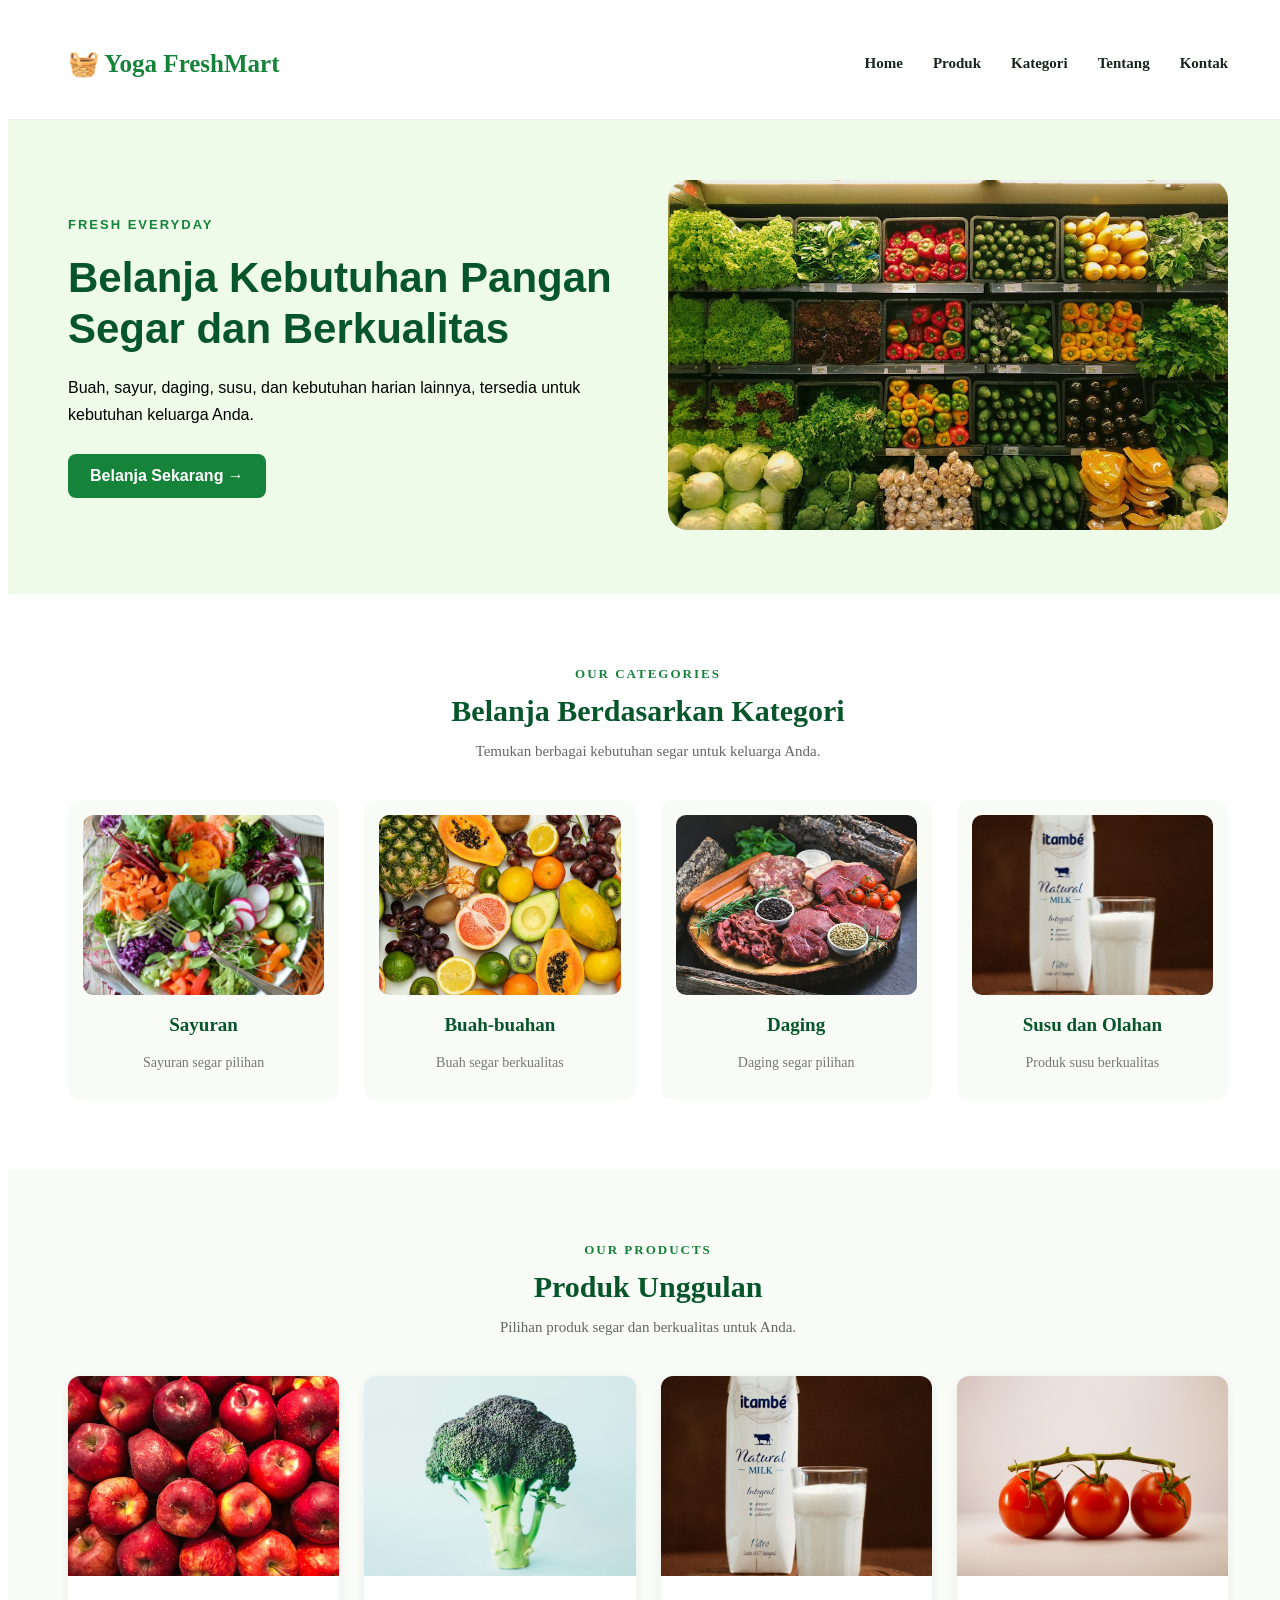
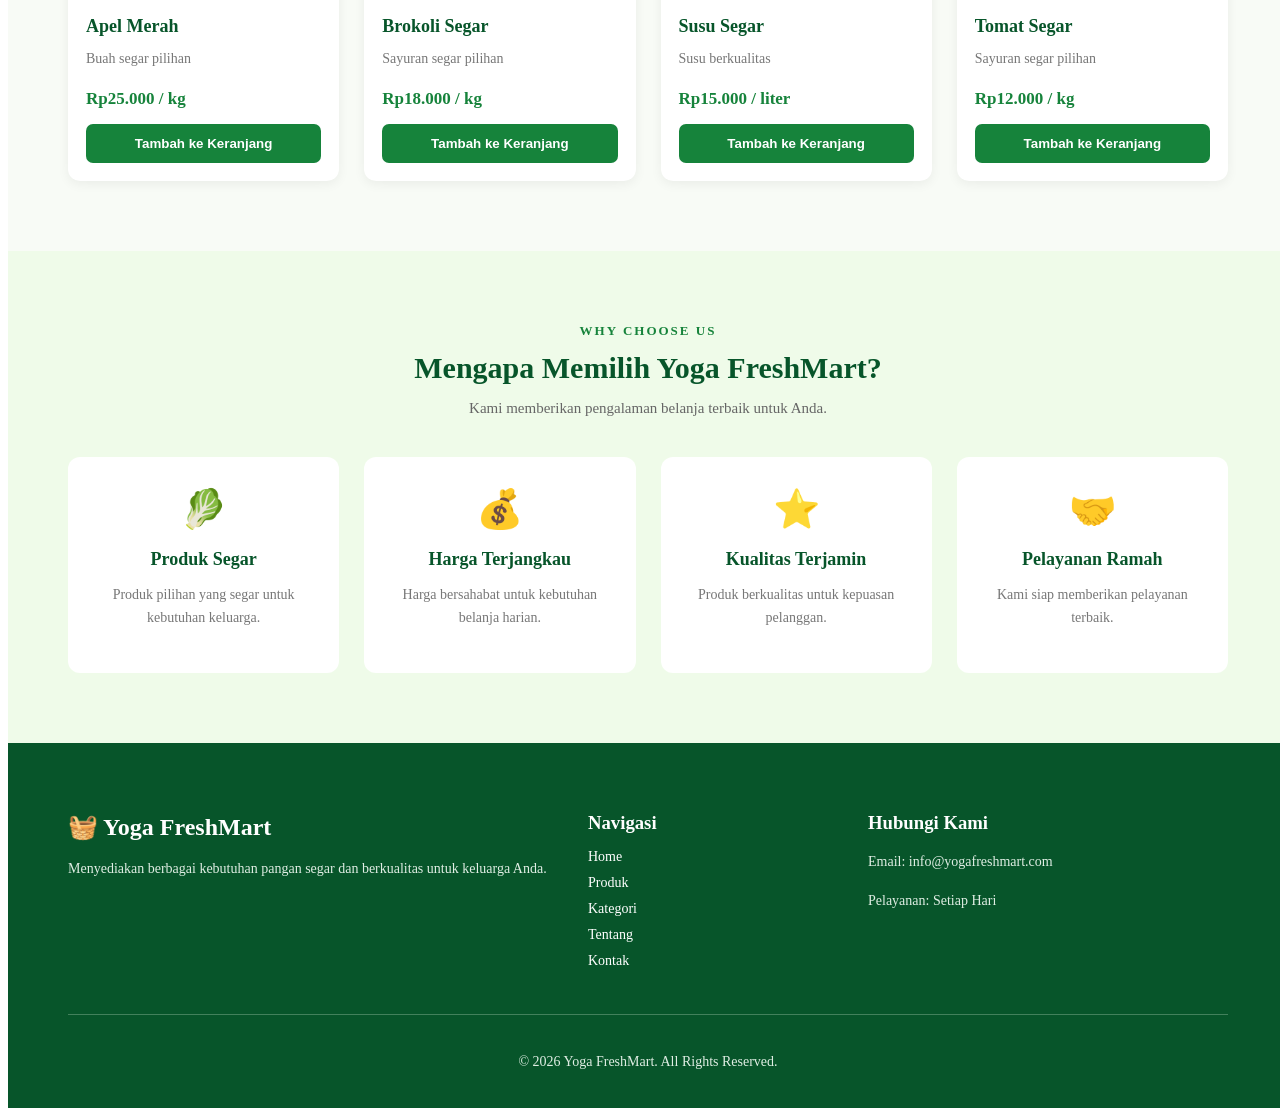
<file: index.html>
<!doctype html>
<html lang="id">
  <head>
    <meta charset="UTF-8" />
    <meta
      name="viewport"
      content="width=device-width, initial-scale=1.0"
    />
    <title>FreshMart - Fresh Everyday</title>

    <link
      rel="stylesheet"
      href="css/style.css"
    />
  </head>

  <body>
    <body>

      <!-- HEADER WEBSITE -->
      <header>
        <!-- LOGO WEBSITE -->
        <div class="logo">
          <h2>🧺 Yoga FreshMart</h2>
        </div>

        <!-- MENU NAVIGASI -->
        <nav>
          <a href="index.html">Home</a>
          <a href="produk.html">Produk</a>
          <a href="kategori.html">Kategori</a>
          <a href="tentang.html">Tentang</a>
          <a href="kontak.html">Kontak</a>
        </nav>
      </header>

      <main>

        <section class="hero">
          <div class="hero-content">
            <span>FRESH EVERYDAY</span>

            <h1>Belanja Kebutuhan Pangan Segar dan Berkualitas</h1>

            <p>Buah, sayur, daging, susu, dan kebutuhan harian lainnya, tersedia untuk kebutuhan keluarga Anda.</p>

            <a
              href="produk.html"
              class="btn"
            >
              Belanja Sekarang →
            </a>
          </div>

          <div class="hero-image">
            <img
              src="images/toko.jpg"
              alt="Sayuran segar FreshMart"
            />
          </div>
        </section>

        <!-- KATEGORI POPULER -->
        <section class="categories">
          <div class="section-title">
            <span>OUR CATEGORIES</span>
            <h2>Belanja Berdasarkan Kategori</h2>
            <p>Temukan berbagai kebutuhan segar untuk keluarga Anda.</p>
          </div>

          <div class="category-container">
            <!-- KATEGORI SAYURAN -->
            <div class="category-card">
              <img
                src="images/sayuran.jpg"
                alt="Sayuran Segar"
              />
              <h3>Sayuran</h3>
              <p>Sayuran segar pilihan</p>
            </div>

            <!-- KATEGORI BUAH -->
            <div class="category-card">
              <img
                src="images/buah.jpg"
                alt="Buah Segar"
              />
              <h3>Buah-buahan</h3>
              <p>Buah segar berkualitas</p>
            </div>

            <!-- KATEGORI DAGING -->
            <div class="category-card">
              <img
                src="images/daging.jpg"
                alt="Daging Segar"
              />
              <h3>Daging</h3>
              <p>Daging segar pilihan</p>
            </div>

            <!-- KATEGORI SUSU -->
            <div class="category-card">
              <img
                src="images/susu.jpg"
                alt="Produk Susu"
              />
              <h3>Susu dan Olahan</h3>
              <p>Produk susu berkualitas</p>
            </div>
          </div>
        </section>

        </section>

    <!-- PRODUK UNGGULAN -->
    <section class="featured-products">

        <div class="section-title">
            <span>OUR PRODUCTS</span>
            <h2>Produk Unggulan</h2>
            <p>Pilihan produk segar dan berkualitas untuk Anda.</p>
        </div>

        <div class="product-container">

            <!-- PRODUK 1 -->
            <div class="product-card">
                <img src="images/apel-merah.jpg"
                     alt="Apel Merah">

                <div class="product-info">
                    <h3>Apel Merah</h3>
                    <p>Buah segar pilihan</p>
                    <h4>Rp25.000 / kg</h4>
                    <button>Tambah ke Keranjang</button>
                </div>
            </div>

            <!-- PRODUK 2 -->
            <div class="product-card">
                <img src="images/brokoli.jpg"
                     alt="Brokoli Segar">

                <div class="product-info">
                    <h3>Brokoli Segar</h3>
                    <p>Sayuran segar pilihan</p>
                    <h4>Rp18.000 / kg</h4>
                    <button>Tambah ke Keranjang</button>
                </div>
            </div>

            <!-- PRODUK 3 -->
            <div class="product-card">
                <img src="images/susu.jpg"
                     alt="Susu Segar">

                <div class="product-info">
                    <h3>Susu Segar</h3>
                    <p>Susu berkualitas</p>
                    <h4>Rp15.000 / liter</h4>
                    <button>Tambah ke Keranjang</button>
                </div>
            </div>

            <!-- PRODUK 4 -->
            <div class="product-card">
                <img src="images/tomat.jpg"
                     alt="Tomat Segar">

                <div class="product-info">
                    <h3>Tomat Segar</h3>
                    <p>Sayuran segar pilihan</p>
                    <h4>Rp12.000 / kg</h4>
                    <button>Tambah ke Keranjang</button>
                </div>
            </div>

        </div>

    </section>

    <!-- KEUNGGULAN TOKO -->
    <section class="advantages">

        <div class="section-title">
            <span>WHY CHOOSE US</span>
            <h2>Mengapa Memilih Yoga FreshMart?</h2>
            <p>Kami memberikan pengalaman belanja terbaik untuk Anda.</p>
        </div>

        <div class="advantage-container">

            <div class="advantage-card">
                <div class="advantage-icon">🥬</div>
                <h3>Produk Segar</h3>
                <p>Produk pilihan yang segar untuk kebutuhan keluarga.</p>
            </div>

            <div class="advantage-card">
                <div class="advantage-icon">💰</div>
                <h3>Harga Terjangkau</h3>
                <p>Harga bersahabat untuk kebutuhan belanja harian.</p>
            </div>

            <div class="advantage-card">
                <div class="advantage-icon">⭐</div>
                <h3>Kualitas Terjamin</h3>
                <p>Produk berkualitas untuk kepuasan pelanggan.</p>
            </div>

            <div class="advantage-card">
                <div class="advantage-icon">🤝</div>
                <h3>Pelayanan Ramah</h3>
                <p>Kami siap memberikan pelayanan terbaik.</p>
            </div>

        </div>

    </section>

<!-- FOOTER WEBSITE -->
<footer class="footer">

    <div class="footer-container">

        <div class="footer-about">
            <h2>🧺 Yoga FreshMart</h2>
            <p>
                Menyediakan berbagai kebutuhan pangan
                segar dan berkualitas untuk keluarga Anda.
            </p>
        </div>

        <div class="footer-links">
            <h3>Navigasi</h3>
            <a href="index.html">Home</a>
            <a href="produk.html">Produk</a>
            <a href="kategori.html">Kategori</a>
            <a href="tentang.html">Tentang</a>
            <a href="kontak.html">Kontak</a>
        </div>

        <div class="footer-contact">
            <h3>Hubungi Kami</h3>
            <p>Email: info@yogafreshmart.com</p>
            <p>Pelayanan: Setiap Hari</p>
        </div>

    </div>

    <div class="footer-bottom">
        <p>&copy; 2026 Yoga FreshMart. All Rights Reserved.</p>
    </div>

</footer>

      </main>
    </body>
  </body>
</html>
</file>
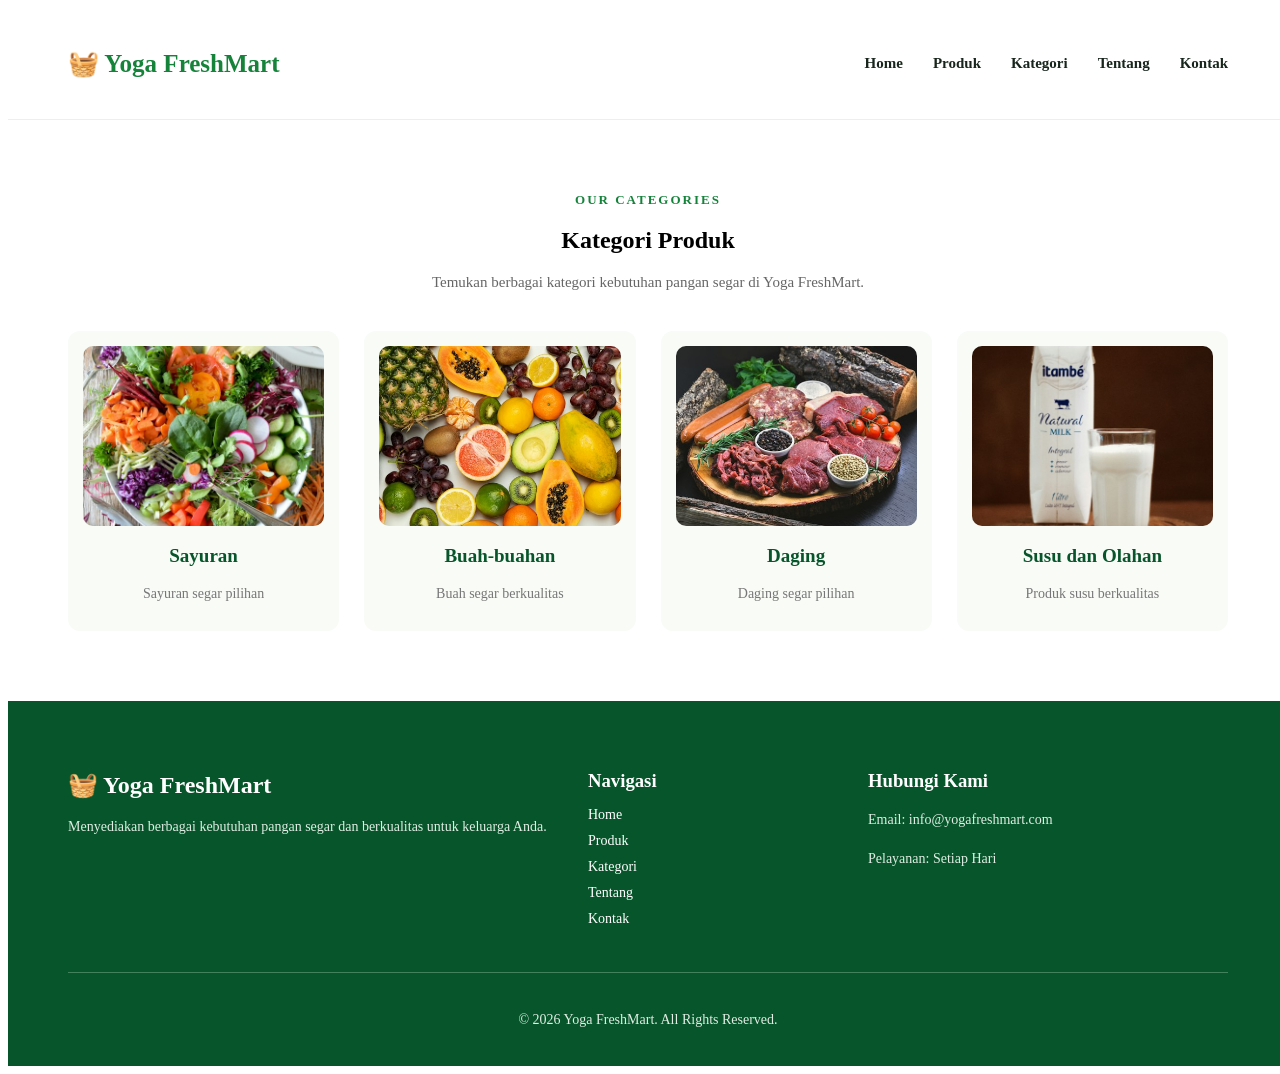
<file: kategori.html>
<!doctype html>
<html lang="id">
  <head>
    <meta charset="UTF-8" />

    <meta
      name="viewport"
      content="width=device-width, initial-scale=1.0"
    />

    <title>Kategori | Yoga FreshMart</title>

    <link
      rel="stylesheet"
      href="css/style.css"
    />
  </head>

  <body>
    <!-- HEADER WEBSITE -->
    <header>
      <div class="logo">
        <h2>🧺 Yoga FreshMart</h2>
      </div>

      <!-- MENU NAVIGASI -->
      <nav>
        <a href="index.html">Home</a>
        <a href="produk.html">Produk</a>
        <a href="kategori.html">Kategori</a>
        <a href="tentang.html">Tentang</a>
        <a href="kontak.html">Kontak</a>
      </nav>
    </header>

    <!-- KONTEN UTAMA -->
    <main>
      <section class="categories">
        <div class="section-title">
          <span>OUR CATEGORIES</span>

          <h1>Kategori Produk</h1>

          <p>Temukan berbagai kategori kebutuhan pangan segar di Yoga FreshMart.</p>
        </div>

        <!-- DAFTAR KATEGORI -->
        <div class="category-container">
          <!-- SAYURAN -->
          <div class="category-card">
            <img
              src="images/sayuran.jpg"
              alt="Sayuran Segar"
            />

            <h3>Sayuran</h3>

            <p>Sayuran segar pilihan</p>
          </div>

          <!-- BUAH -->
          <div class="category-card">
            <img
              src="images/buah.jpg"
              alt="Buah Segar"
            />

            <h3>Buah-buahan</h3>

            <p>Buah segar berkualitas</p>
          </div>

          <!-- DAGING -->
          <div class="category-card">
            <img
              src="images/daging.jpg"
              alt="Daging Segar"
            />

            <h3>Daging</h3>

            <p>Daging segar pilihan</p>
          </div>

          <!-- SUSU -->
          <div class="category-card">
            <img
              src="images/susu.jpg"
              alt="Produk Susu"
            />

            <h3>Susu dan Olahan</h3>

            <p>Produk susu berkualitas</p>
          </div>
        </div>
      </section>
    </main>

    <!-- FOOTER WEBSITE -->
    <footer class="footer">
      <div class="footer-container">
        <div class="footer-about">
          <h2>🧺 Yoga FreshMart</h2>

          <p>Menyediakan berbagai kebutuhan pangan segar dan berkualitas untuk keluarga Anda.</p>
        </div>

        <div class="footer-links">
          <h3>Navigasi</h3>

          <a href="index.html">Home</a>
          <a href="produk.html">Produk</a>
          <a href="kategori.html">Kategori</a>
          <a href="tentang.html">Tentang</a>
          <a href="kontak.html">Kontak</a>
        </div>

        <div class="footer-contact">
          <h3>Hubungi Kami</h3>

          <p>Email: info@yogafreshmart.com</p>
          <p>Pelayanan: Setiap Hari</p>
        </div>
      </div>

      <div class="footer-bottom">
        <p>&copy; 2026 Yoga FreshMart. All Rights Reserved.</p>
      </div>
    </footer>
  </body>
</html>
</file>
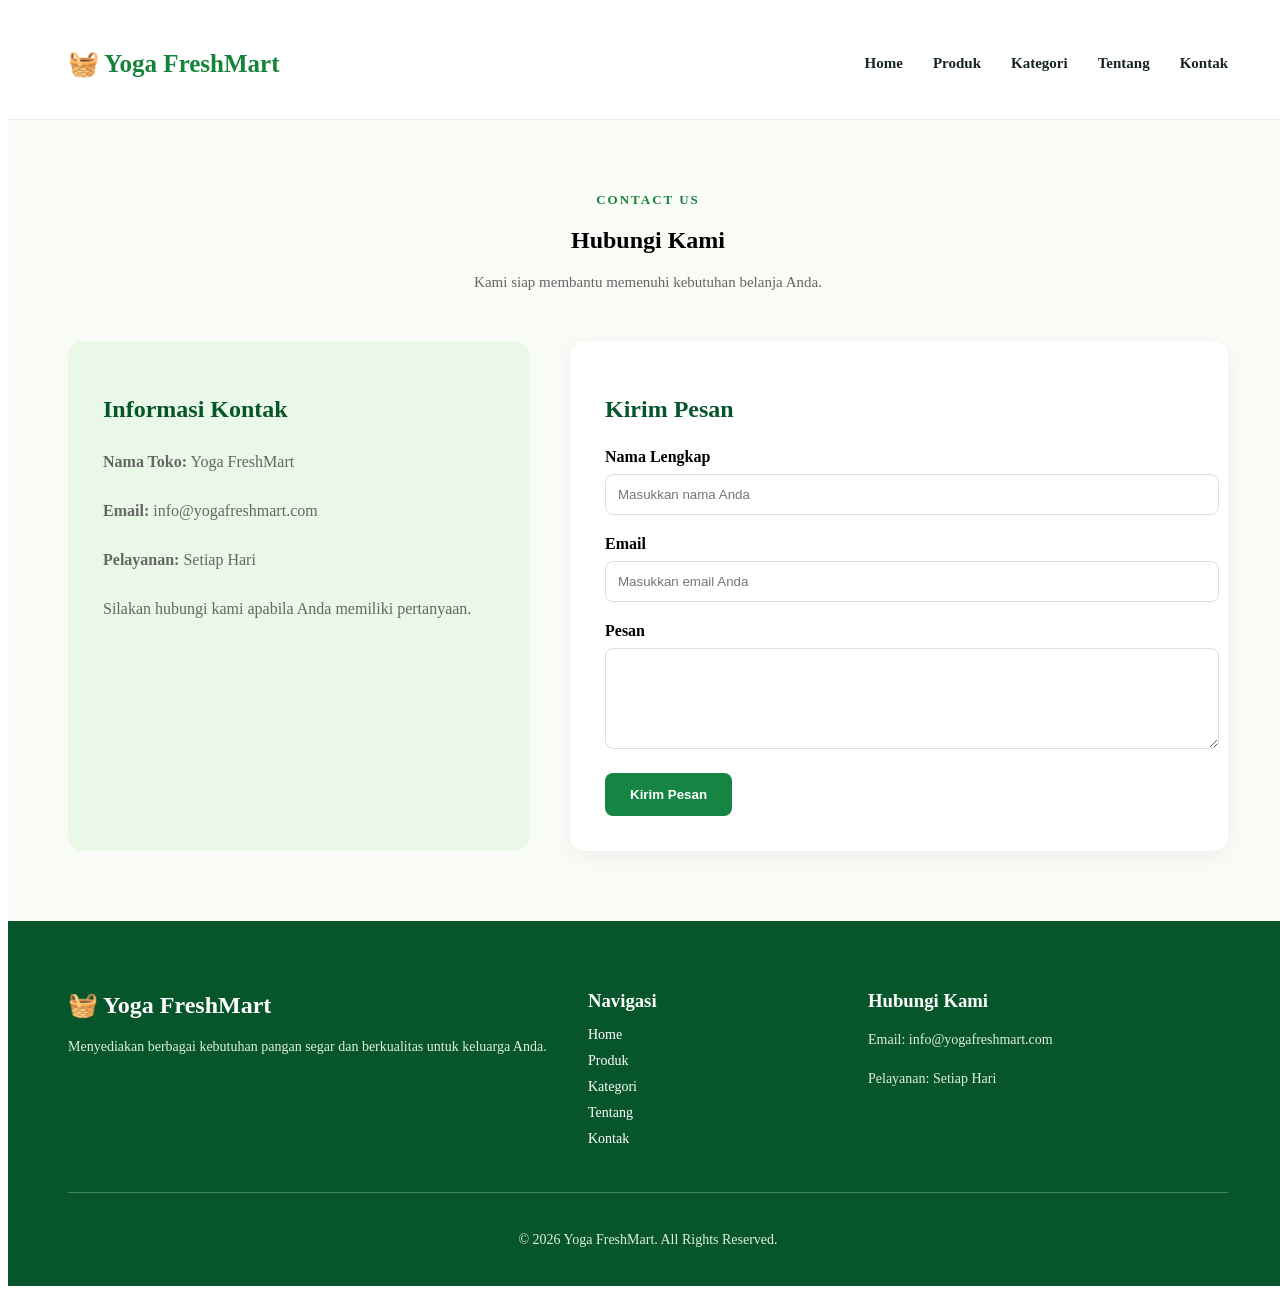
<file: kontak.html>
<!doctype html>
<html lang="id">
  <head>
    <meta charset="UTF-8" />

    <meta
      name="viewport"
      content="width=device-width, initial-scale=1.0"
    />

    <title>Kontak | Yoga FreshMart</title>

    <link
      rel="stylesheet"
      href="css/style.css"
    />
  </head>

  <body>
    <!-- HEADER WEBSITE -->
    <header>
      <div class="logo">
        <h2>🧺 Yoga FreshMart</h2>
      </div>

      <nav>
        <a href="index.html">Home</a>
        <a href="produk.html">Produk</a>
        <a href="kategori.html">Kategori</a>
        <a href="tentang.html">Tentang</a>
        <a href="kontak.html">Kontak</a>
      </nav>
    </header>

    <!-- KONTEN UTAMA -->
    <main>
      <section class="contact-section">
        <div class="section-title">
          <span>CONTACT US</span>

          <h1>Hubungi Kami</h1>

          <p>Kami siap membantu memenuhi kebutuhan belanja Anda.</p>
        </div>

        <div class="contact-container">
          <!-- INFORMASI KONTAK -->
          <div class="contact-info">
            <h2>Informasi Kontak</h2>

            <p>
              <strong>Nama Toko:</strong>
              Yoga FreshMart
            </p>

            <p>
              <strong>Email:</strong>
              info@yogafreshmart.com
            </p>

            <p>
              <strong>Pelayanan:</strong>
              Setiap Hari
            </p>

            <p>Silakan hubungi kami apabila Anda memiliki pertanyaan.</p>
          </div>

          <!-- FORMULIR KONTAK -->
          <div class="contact-form">
            <h2>Kirim Pesan</h2>

            <form>
              <label>Nama Lengkap</label>

              <input
                type="text"
                placeholder="Masukkan nama Anda"
              />

              <label>Email</label>

              <input
                type="email"
                placeholder="Masukkan email Anda"
              />

              <label>Pesan</label>

              <textarea
                rows="5"
                placeholder="Tuliskan pesan Anda"
              >
              </textarea>

              <button type="button">Kirim Pesan</button>
            </form>
          </div>
        </div>
      </section>
    </main>

    <!-- FOOTER -->
    <footer class="footer">
      <div class="footer-container">
        <div class="footer-about">
          <h2>🧺 Yoga FreshMart</h2>

          <p>Menyediakan berbagai kebutuhan pangan segar dan berkualitas untuk keluarga Anda.</p>
        </div>

        <div class="footer-links">
          <h3>Navigasi</h3>

          <a href="index.html">Home</a>
          <a href="produk.html">Produk</a>
          <a href="kategori.html">Kategori</a>
          <a href="tentang.html">Tentang</a>
          <a href="kontak.html">Kontak</a>
        </div>

        <div class="footer-contact">
          <h3>Hubungi Kami</h3>

          <p>Email: info@yogafreshmart.com</p>
          <p>Pelayanan: Setiap Hari</p>
        </div>
      </div>

      <div class="footer-bottom">
        <p>&copy; 2026 Yoga FreshMart. All Rights Reserved.</p>
      </div>
    </footer>
  </body>
</html>
</file>
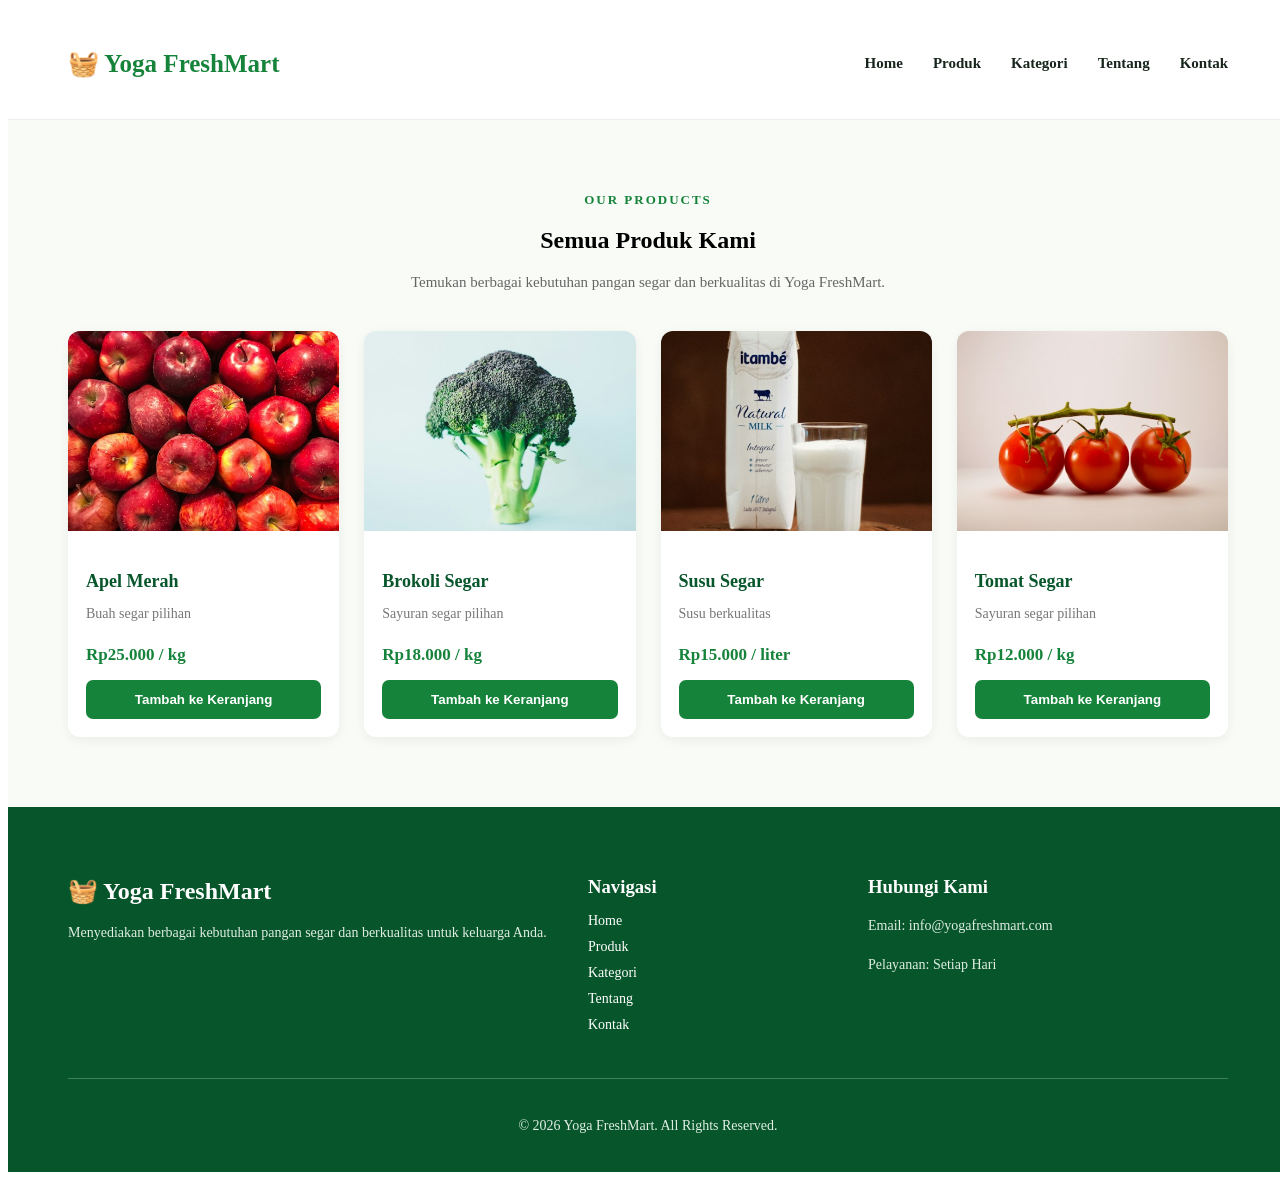
<file: produk.html>
<!doctype html>
<html lang="id">
  <head>
    <meta charset="UTF-8" />

    <meta
      name="viewport"
      content="width=device-width, initial-scale=1.0"
    />

    <title>Produk | Yoga FreshMart</title>

    <link
      rel="stylesheet"
      href="css/style.css"
    />
  </head>

  <body>
    <!-- HEADER WEBSITE -->
    <header>
      <div class="logo">
        <h2>🧺 Yoga FreshMart</h2>
      </div>

      <!-- MENU NAVIGASI -->
      <nav>
        <a href="index.html">Home</a>
        <a href="produk.html">Produk</a>
        <a href="kategori.html">Kategori</a>
        <a href="tentang.html">Tentang</a>
        <a href="kontak.html">Kontak</a>
      </nav>
    </header>

    <!-- KONTEN UTAMA -->
    <main>
      <section class="product-page">
        <div class="section-title">
          <span>OUR PRODUCTS</span>
          <h1>Semua Produk Kami</h1>
          <p>Temukan berbagai kebutuhan pangan segar dan berkualitas di Yoga FreshMart.</p>
        </div>

        <!-- DAFTAR PRODUK -->
        <div class="product-container">
          <!-- PRODUK APEL -->
          <div class="product-card">
            <img
              src="images/apel-merah.jpg"
              alt="Apel Merah"
            />

            <div class="product-info">
              <h3>Apel Merah</h3>
              <p>Buah segar pilihan</p>
              <h4>Rp25.000 / kg</h4>
              <button>Tambah ke Keranjang</button>
            </div>
          </div>

          <!-- PRODUK BROKOLI -->
          <div class="product-card">
            <img
              src="images/brokoli.jpg"
              alt="Brokoli Segar"
            />

            <div class="product-info">
              <h3>Brokoli Segar</h3>
              <p>Sayuran segar pilihan</p>
              <h4>Rp18.000 / kg</h4>
              <button>Tambah ke Keranjang</button>
            </div>
          </div>

          <!-- PRODUK SUSU -->
          <div class="product-card">
            <img
              src="images/susu.jpg"
              alt="Susu Segar"
            />

            <div class="product-info">
              <h3>Susu Segar</h3>
              <p>Susu berkualitas</p>
              <h4>Rp15.000 / liter</h4>
              <button>Tambah ke Keranjang</button>
            </div>
          </div>

          <!-- PRODUK TOMAT -->
          <div class="product-card">
            <img
              src="images/tomat.jpg"
              alt="Tomat Segar"
            />

            <div class="product-info">
              <h3>Tomat Segar</h3>
              <p>Sayuran segar pilihan</p>
              <h4>Rp12.000 / kg</h4>
              <button>Tambah ke Keranjang</button>
            </div>
          </div>
        </div>
      </section>

      <!-- FOOTER WEBSITE -->
      <footer class="footer">
        <div class="footer-container">
          <div class="footer-brand">
            <h2>🧺 Yoga FreshMart</h2>
            <p>Menyediakan berbagai kebutuhan pangan segar dan berkualitas untuk keluarga Anda.</p>
          </div>

          <div class="footer-links">
            <h3>Navigasi</h3>
            <a href="index.html">Home</a>
            <a href="produk.html">Produk</a>
            <a href="kategori.html">Kategori</a>
            <a href="tentang.html">Tentang</a>
            <a href="kontak.html">Kontak</a>
          </div>

          <div class="footer-contact">
            <h3>Hubungi Kami</h3>
            <p>Email: info@yogafreshmart.com</p>
            <p>Pelayanan: Setiap Hari</p>
          </div>
        </div>

        <div class="footer-bottom">
          <p>© 2026 Yoga FreshMart. All Rights Reserved.</p>
        </div>
      </footer>
    </main>
  </body>
</html>
</file>
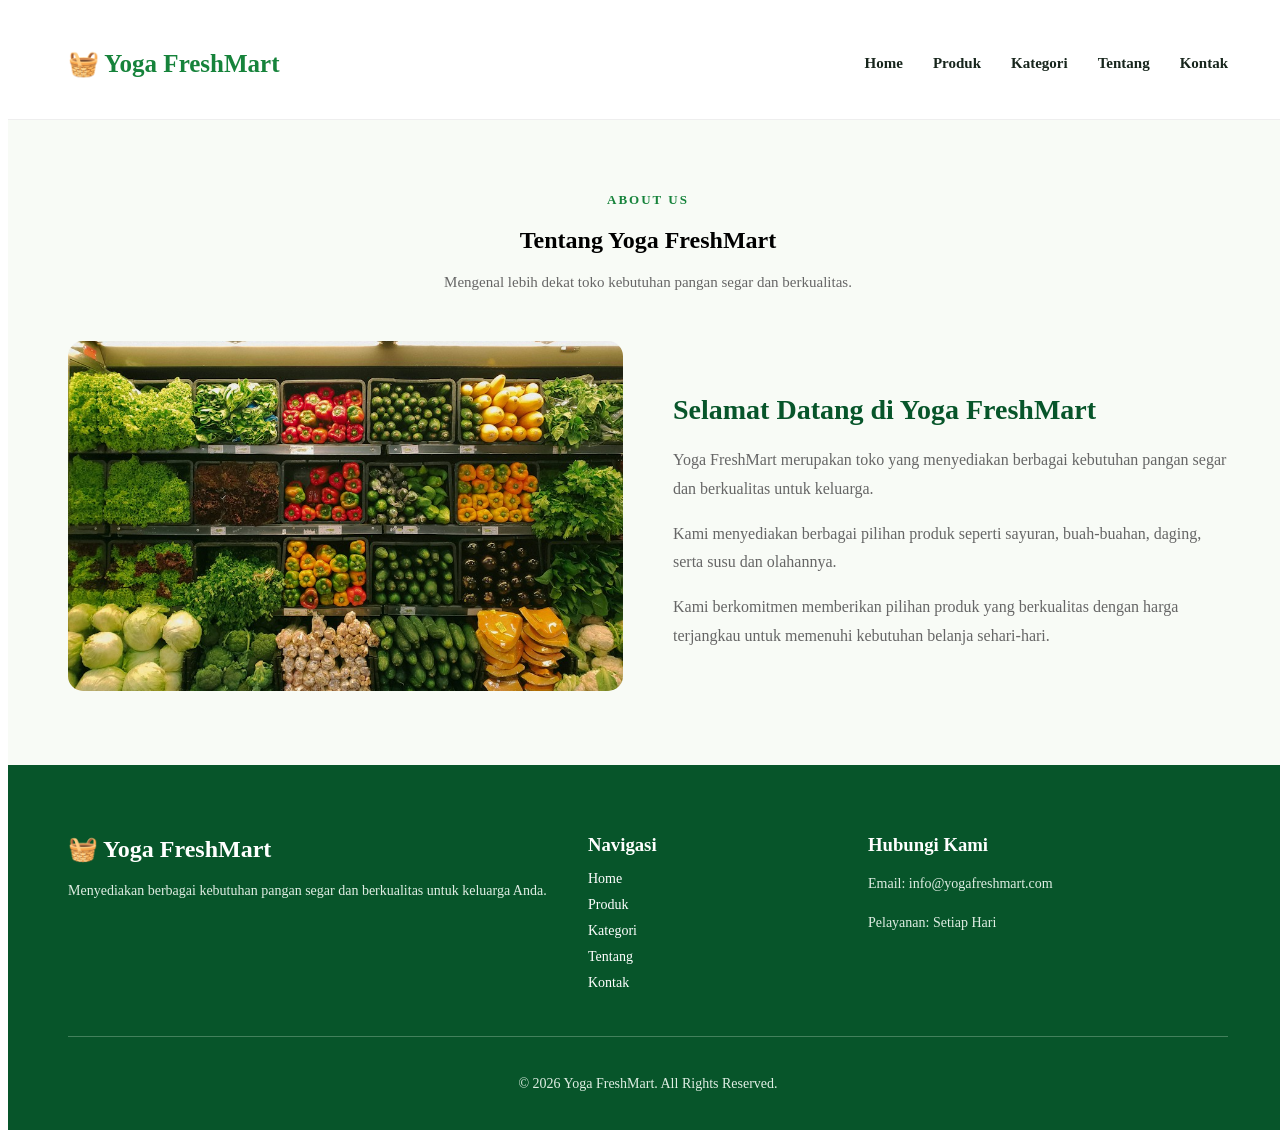
<file: tentang.html>
<!doctype html>
<html lang="id">
  <head>
    <meta charset="UTF-8" />

    <meta
      name="viewport"
      content="width=device-width, initial-scale=1.0"
    />

    <title>Tentang | Yoga FreshMart</title>

    <link
      rel="stylesheet"
      href="css/style.css"
    />
  </head>

  <body>
    <!-- HEADER WEBSITE -->
    <header>
      <div class="logo">
        <h2>🧺 Yoga FreshMart</h2>
      </div>

      <nav>
        <a href="index.html">Home</a>
        <a href="produk.html">Produk</a>
        <a href="kategori.html">Kategori</a>
        <a href="tentang.html">Tentang</a>
        <a href="kontak.html">Kontak</a>
      </nav>
    </header>

    <!-- KONTEN UTAMA -->
    <main>
      <section class="about-section">
        <div class="section-title">
          <span>ABOUT US</span>
          <h1>Tentang Yoga FreshMart</h1>

          <p>Mengenal lebih dekat toko kebutuhan pangan segar dan berkualitas.</p>
        </div>

        <div class="about-content">
          <div class="about-image">
            <img
              src="images/toko.jpg"
              alt="Sayuran segar Yoga FreshMart"
            />
          </div>

          <div class="about-text">
            <h2>Selamat Datang di Yoga FreshMart</h2>

            <p>Yoga FreshMart merupakan toko yang menyediakan berbagai kebutuhan pangan segar dan berkualitas untuk keluarga.</p>

            <p>Kami menyediakan berbagai pilihan produk seperti sayuran, buah-buahan, daging, serta susu dan olahannya.</p>

            <p>Kami berkomitmen memberikan pilihan produk yang berkualitas dengan harga terjangkau untuk memenuhi kebutuhan belanja sehari-hari.</p>
          </div>
        </div>
      </section>
    </main>

    <!-- FOOTER -->
    <footer class="footer">
      <div class="footer-container">
        <div class="footer-about">
          <h2>🧺 Yoga FreshMart</h2>
          <p>Menyediakan berbagai kebutuhan pangan segar dan berkualitas untuk keluarga Anda.</p>
        </div>

        <div class="footer-links">
          <h3>Navigasi</h3>
          <a href="index.html">Home</a>
          <a href="produk.html">Produk</a>
          <a href="kategori.html">Kategori</a>
          <a href="tentang.html">Tentang</a>
          <a href="kontak.html">Kontak</a>
        </div>

        <div class="footer-contact">
          <h3>Hubungi Kami</h3>
          <p>Email: info@yogafreshmart.com</p>
          <p>Pelayanan: Setiap Hari</p>
        </div>
      </div>

      <div class="footer-bottom">
        <p>&copy; 2026 Yoga FreshMart. All Rights Reserved.</p>
      </div>
    </footer>
  </body>
</html>
</file>
<file: css/style.css>
/* HERO SECTION */
.hero {
  display: flex;
  align-items: center;
  justify-content: space-between;
  gap: 40px;
  padding: 60px;
  background-color: #effbe9;
}

/* KONTEN HERO */
.hero-content {
  width: 50%;
}

.hero-content span {
  color: #16833b;
  font-weight: bold;
  letter-spacing: 2px;
}

.hero-content h1 {
  font-size: 42px;
  color: #07552a;
  margin: 20px 0;
}

.hero-content p {
  font-size: 16px;
  line-height: 1.7;
  margin-bottom: 25px;
}

/* TOMBOL */
.btn {
  display: inline-block;
  background-color: #16833b;
  color: white;
  padding: 13px 22px;
  border-radius: 8px;
  text-decoration: none;
  font-weight: bold;
}

/* GAMBAR HERO */
.hero-image {
  width: 50%;
}

.hero-image img {
  width: 100%;
  height: 350px;
  object-fit: cover;
  border-radius: 20px;
}

/* MEMPERBAIKI NAVBAR */

header {
  display: flex;
  justify-content: space-between;
  align-items: center;
  padding: 20px 60px;
  background-color: white;
  border-bottom: 1px solid #eeeeee;
}

.logo h2 {
  color: #16833b;
  font-size: 25px;
}

nav {
  display: flex;
  gap: 30px;
}

nav a {
  text-decoration: none;
  color: #17251c;
  font-size: 15px;
  font-weight: bold;
}

nav a:hover {
  color: #16833b;
}

/* MEMPERINDAH HERO */
.hero-content h1 {
  font-family: Arial, sans-serif;
  font-size: 42px;
  line-height: 1.2;
  color: #07552a;
  margin: 20px 0;
}

.hero-content p {
  font-family: Arial, sans-serif;
  font-size: 16px;
  line-height: 1.7;
  margin-bottom: 25px;
}

.hero-content span {
  font-family: Arial, sans-serif;
  font-size: 13px;
  color: #16833b;
  font-weight: bold;
}

.btn {
  font-family: Arial, sans-serif;
}

/* KATEGORI POPULER */

.categories {
  padding: 70px 60px;
  background-color: #ffffff;
}

/* JUDUL KATEGORI */

.section-title {
  text-align: center;
  margin-bottom: 40px;
}

.section-title span {
  color: #16833b;
  font-size: 13px;
  font-weight: bold;
  letter-spacing: 2px;
}

.section-title h2 {
  font-size: 30px;
  color: #07552a;
  margin: 12px 0;
}

.section-title p {
  color: #666666;
  font-size: 15px;
}

/* SUSUNAN KARTU */
.category-container {
  display: grid;
  grid-template-columns: repeat(4, 1fr);
  gap: 25px;
}

/* KARTU KATEGORI */

.category-card {
  text-align: center;
  background-color: #f8fbf6;
  padding: 15px;
  border-radius: 12px;
  transition: all 0.3s ease;
  cursor: pointer;
}

.category-card img {
  width: 100%;
  height: 180px;
  object-fit: cover;
  border-radius: 10px;
}

.category-card h3 {
  color: #07552a;
  font-size: 19px;
  margin-top: 15px;
}

.category-card p {
  color: #777777;
  font-size: 14px;
  margin-top: 8px;
}

/* EFEK KETIKA KURSOR DIARAHKAN */

.category-card:hover {
  transform: translateY(-8px);
  box-shadow: 0 8px 20px rgba(0, 0, 0, 0.12);
}

/* PRODUK UNGGULAN */

.featured-products {
  padding: 70px 60px;
  background-color: #f8fbf6;
}

/* SUSUNAN PRODUK */

.product-container {
  display: grid;
  grid-template-columns: repeat(4, 1fr);
  gap: 25px;
}

/* KARTU PRODUK */

.product-card {
  background-color: white;
  border-radius: 12px;
  overflow: hidden;
  box-shadow: 0 3px 12px rgba(0, 0, 0, 0.06);
  transition: all 0.3s ease;
}

.product-card:hover {
  transform: translateY(-5px);
  box-shadow: 0 8px 20px rgba(0, 0, 0, 0.12);
}

/* GAMBAR PRODUK */

.product-card img {
  width: 100%;
  height: 200px;
  object-fit: cover;
}

/* INFORMASI PRODUK */

.product-info {
  padding: 18px;
}

.product-info h3 {
  color: #07552a;
  font-size: 18px;
  margin-bottom: 8px;
}

.product-info p {
  color: #777777;
  font-size: 14px;
  margin-bottom: 12px;
}

.product-info h4 {
  color: #16833b;
  font-size: 17px;
  margin-bottom: 15px;
}

/* TOMBOL PRODUK */

.product-info button {
  width: 100%;
  padding: 12px;
  background-color: #16833b;
  color: white;
  border: none;
  border-radius: 7px;
  font-weight: bold;
  cursor: pointer;
}

.product-info button:hover {
  background-color: #07552a;
}

/* KEUNGGULAN TOKO */

.advantages {
  padding: 70px 60px;
  background-color: #effbe9;
}

.advantage-container {
  display: grid;
  grid-template-columns: repeat(4, 1fr);
  gap: 25px;
}

.advantage-card {
  background-color: white;
  padding: 30px 20px;
  text-align: center;
  border-radius: 12px;
  transition: 0.3s;
}

.advantage-card:hover {
  transform: translateY(-5px);
  box-shadow: 0 5px 15px rgba(0, 0, 0, 0.1);
}

.advantage-icon {
  font-size: 38px;
  margin-bottom: 15px;
}

.advantage-card h3 {
  color: #07552a;
  font-size: 18px;
  margin-bottom: 10px;
}

.advantage-card p {
  color: #777777;
  font-size: 14px;
  line-height: 1.6;
}

/*CSS FOOTER*
/* FOOTER WEBSITE */

.footer {
  background-color: #07552a;
  color: white;
  padding: 50px 60px 20px;
}

.footer-container {
  display: grid;
  grid-template-columns: 2fr 1fr 1.5fr;
  gap: 40px;
}

.footer h2 {
  margin-bottom: 15px;
}

.footer h3 {
  margin-bottom: 15px;
}

.footer p {
  font-size: 14px;
  line-height: 1.8;
  color: #e0eee4;
}

.footer-links a {
  display: block;
  color: white;
  text-decoration: none;
  margin-bottom: 10px;
  font-size: 14px;
}

.footer-links a:hover {
  color: #b9edbd;
}

.footer-bottom {
  text-align: center;
  border-top: 1px solid #43815c;
  margin-top: 35px;
  padding-top: 20px;
}

/* HALAMAN PRODUK */

.product-page {
  padding: 70px 60px;
  background-color: #f8fbf6;
  min-height: 500px;
}

/* HALAMAN TENTANG */

.about-section {
  padding: 70px 60px;
  background-color: #f8fbf6;
}

.about-content {
  display: flex;
  align-items: center;
  gap: 50px;
  margin-top: 50px;
}

.about-image {
  width: 50%;
}

.about-image img {
  width: 100%;
  height: 350px;
  object-fit: cover;
  border-radius: 15px;
}

.about-text {
  width: 50%;
}

.about-text h2 {
  color: #07552a;
  font-size: 28px;
  margin-bottom: 20px;
}

.about-text p {
  color: #666666;
  font-size: 16px;
  line-height: 1.8;
  margin-bottom: 15px;
}

/* HALAMAN KONTAK */

.contact-section {
  padding: 70px 60px;
  background-color: #f8fbf6;
}

.contact-container {
  display: flex;
  gap: 40px;
  margin-top: 50px;
}

.contact-info {
  width: 40%;
  background-color: #eaf8e8;
  padding: 35px;
  border-radius: 15px;
}

.contact-info h2,
.contact-form h2 {
  color: #07552a;
  margin-bottom: 25px;
}

.contact-info p {
  color: #666666;
  line-height: 1.8;
  margin-bottom: 20px;
}

.contact-form {
  width: 60%;
  background-color: white;
  padding: 35px;
  border-radius: 15px;
  box-shadow: 0 5px 20px rgba(0, 0, 0, 0.05);
}

.contact-form label {
  display: block;
  margin-bottom: 8px;
  font-weight: bold;
}

.contact-form input,
.contact-form textarea {
  width: 100%;
  padding: 12px;
  margin-bottom: 20px;
  border: 1px solid #dddddd;
  border-radius: 8px;
  font-family: Arial, sans-serif;
}

.contact-form button {
  background-color: #168442;
  color: white;
  border: none;
  padding: 14px 25px;
  border-radius: 8px;
  cursor: pointer;
  font-weight: bold;
}

.contact-form button:hover {
  background-color: #07552a;
}

/* =================================
   RESPONSIVE DESIGN
   ================================= */

/* UNTUK TABLET */
@media screen and (max-width: 768px) {
  /* HEADER */
  header {
    flex-direction: column;
    gap: 15px;
    padding: 20px;
  }

  nav {
    flex-wrap: wrap;
    justify-content: center;
    gap: 15px;
  }

  /* HERO */
  .hero {
    flex-direction: column;
    padding: 35px 20px;
  }

  .hero-content,
  .hero-image {
    width: 100%;
  }

  /* PRODUK DAN KATEGORI */
  .product-container,
  .category-container {
    grid-template-columns: repeat(2, 1fr);
    gap: 20px;
  }

  /* TENTANG */
  .about-section,
  .contact-section {
    padding: 40px 20px;
  }

  .about-content,
  .contact-container {
    flex-direction: column;
    gap: 25px;
  }

  .about-image,
  .about-text,
  .contact-info,
  .contact-form {
    width: 100%;
  }

  /* FOOTER */
  .footer-container {
    flex-wrap: wrap;
    gap: 30px;
  }
}

/*tampilan handphone
/* UNTUK HANDPHONE */
@media screen and (max-width: 480px) {
  header {
    padding: 15px;
  }

  nav {
    gap: 12px;
  }

  nav a {
    font-size: 13px;
  }

  .product-container,
  .category-container {
    grid-template-columns: 1fr;
  }

  .product-card img,
  .category-card img {
    width: 100%;
  }

  .section-title h1 {
    font-size: 25px;
  }

  .about-image img {
    height: 230px;
  }

  .contact-section,
  .about-section {
    padding: 35px 15px;
  }

  .contact-info,
  .contact-form {
    padding: 20px;
  }

  .footer-container {
    flex-direction: column;
  }
}

/* =====================================
   PERBAIKAN RESPONSIVE YOGA FRESHMART
   ===================================== */

/* MENCEGAH HALAMAN MELEBAR */
html,
body {
  width: 100%;
  max-width: 100%;
  overflow-x: hidden;
}

/* TABLET DAN HANDPHONE */
@media screen and (max-width: 768px) {
  /* HEADER */
  header {
    flex-direction: column;
    align-items: center;
    gap: 18px;
    padding: 20px;
  }

  nav {
    display: flex;
    flex-wrap: wrap;
    justify-content: center;
    gap: 15px;
  }

  /* HERO */
  .hero {
    width: 100%;
    flex-direction: column;
    align-items: stretch;
    gap: 25px;
    padding: 35px 20px;
  }

  .hero-content,
  .hero-image {
    width: 100%;
    min-width: 0;
  }

  .hero-content h1 {
    font-size: 32px;
    line-height: 1.2;
  }

  .hero-image img {
    width: 100%;
    height: 260px;
    object-fit: cover;
  }

  /* TENTANG */
  .about-content {
    flex-direction: column;
    gap: 25px;
  }

  .about-image,
  .about-text {
    width: 100%;
  }

  /* KONTAK */
  .contact-container {
    flex-direction: column;
  }

  .contact-info,
  .contact-form {
    width: 100%;
  }

  /* FOOTER */
  .footer-container {
    display: grid;
    grid-template-columns: 1fr;
    gap: 25px;
  }
}

/* KHUSUS HANDPHONE */
@media screen and (max-width: 480px) {
  /* HEADER */
  header {
    padding: 15px;
  }

  .logo h2 {
    font-size: 22px;
  }

  nav {
    gap: 12px;
  }

  nav a {
    font-size: 13px;
  }

  /* HERO */
  .hero {
    padding: 30px 18px;
    gap: 20px;
  }

  .hero-content h1 {
    font-size: 28px;
    margin: 15px 0;
  }

  .hero-content p {
    font-size: 14px;
    line-height: 1.7;
  }

  .hero-image img {
    height: 220px;
    border-radius: 12px;
  }

  .btn {
    padding: 12px 18px;
    font-size: 14px;
  }

  /* KATEGORI DAN PRODUK */
  .categories,
  .featured-products,
  .product-page {
    padding: 40px 15px;
  }

  .category-container,
  .product-container,
  .advantage-container {
    grid-template-columns: 1fr;
    gap: 20px;
  }

  .section-title h2 {
    font-size: 25px;
  }

  /* TENTANG */
  .about-section {
    padding: 35px 15px;
  }

  .about-image img {
    height: 220px;
  }

  /* KONTAK */
  .contact-section {
    padding: 35px 15px;
  }

  .contact-info,
  .contact-form {
    padding: 20px;
  }

  .contact-form input,
  .contact-form textarea {
    max-width: 100%;
  }

  /* FOOTER */
  .footer {
    padding: 35px 20px 20px;
  }

  .footer-container {
    grid-template-columns: 1fr;
    gap: 25px;
  }
}
</file>
